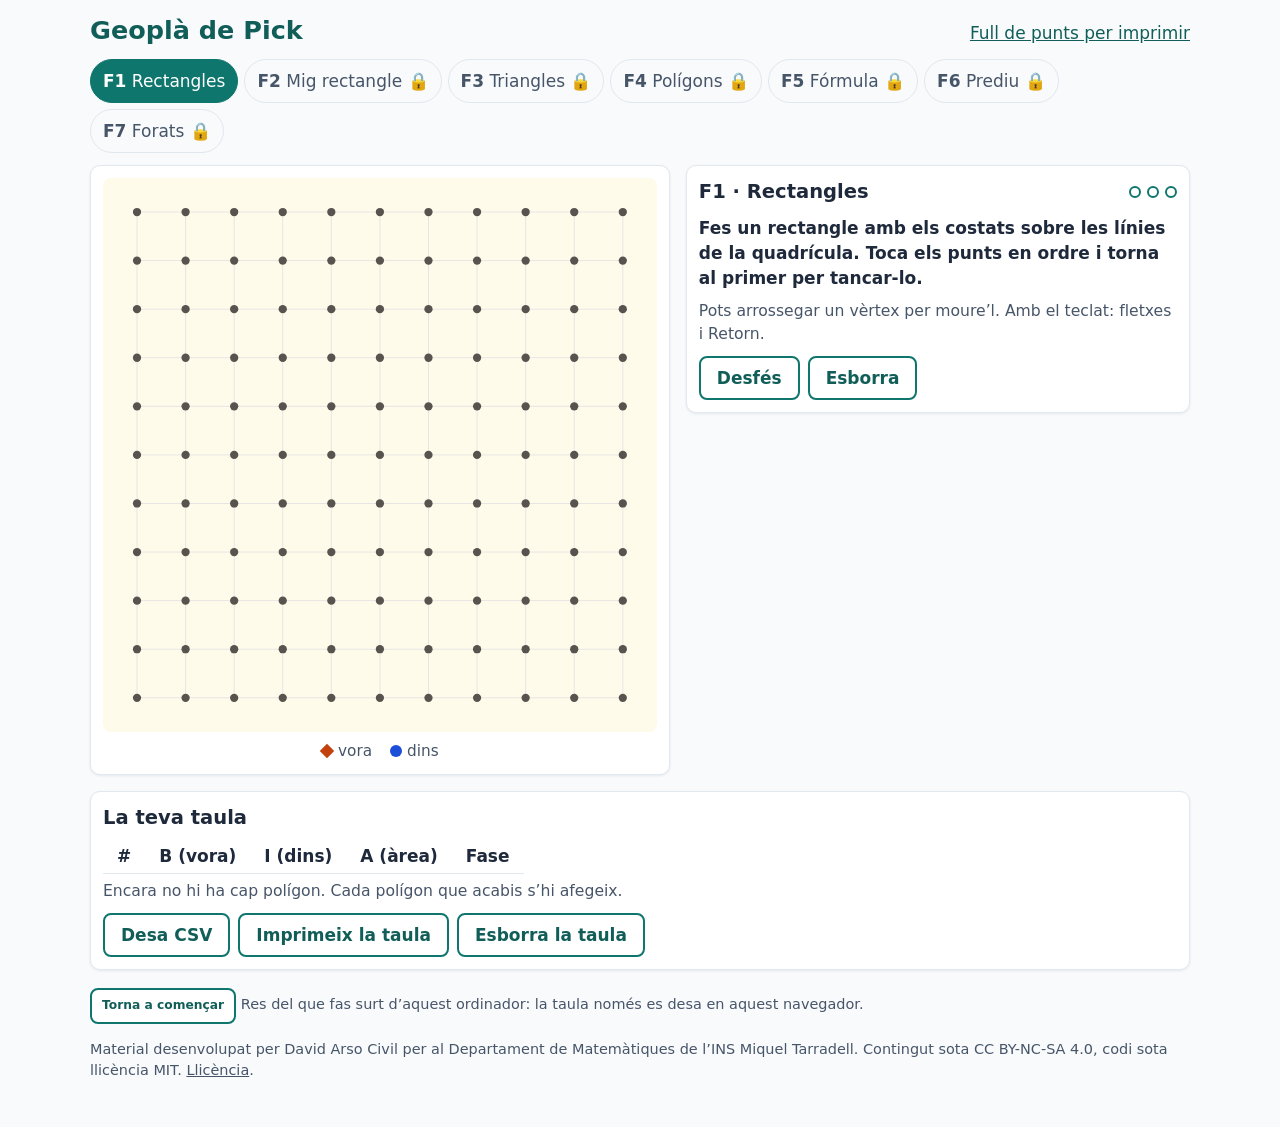
<file: index.html>
<!doctype html>
<html lang="ca">
<head>
    <meta charset="utf-8">
    <meta name="viewport" content="width=device-width, initial-scale=1">
    <title>Geoplà de Pick · Step Quiz</title>
    <meta name="description" content="Descobreix el teorema de Pick comptant punts en un geoplà.">
    <link rel="icon" href="favicon.svg" type="image/svg+xml">
    <link rel="stylesheet" href="css/tokens.css?v=f1cb4d9f">
    <link rel="stylesheet" href="css/geopla.css?v=6e69c8b5">
</head>
<body>
    <header class="capcalera">
        <h1>Geoplà de Pick</h1>
        <a href="imprimir.html">Full de punts per imprimir</a>
    </header>

    <nav id="fases" class="fases" aria-label="Fases"></nav>

    <main class="principal">
        <section class="zona-tauler" aria-label="Geoplà">
            <svg id="tauler" class="tauler" xmlns="http://www.w3.org/2000/svg"></svg>
            <div id="anunci" class="sr" aria-live="polite"></div>
            <div class="llegenda" aria-hidden="true">
                <span><span class="icona-vora"></span> vora</span>
                <span><span class="icona-dins"></span> dins</span>
            </div>
        </section>

        <section class="zona-panell" aria-labelledby="titol-fase">
            <div class="cap-fase">
                <h2 id="titol-fase">F1</h2>
                <div id="progres" class="progres" role="img"></div>
            </div>
            <p id="instruccio" class="instruccio"></p>
            <div id="panell"></div>
            <div id="feedback" class="feedback" aria-live="polite"></div>
            <div id="accions" class="accions"></div>
        </section>
    </main>

    <section class="zona-taula" aria-labelledby="titol-taula">
        <h2 id="titol-taula">La teva taula</h2>
        <div class="taula-wrap">
            <table class="taula">
                <thead>
                    <tr>
                        <th scope="col">#</th>
                        <th scope="col">B (vora)</th>
                        <th scope="col">I (dins)</th>
                        <th scope="col">A (àrea)</th>
                        <th scope="col" id="col-h" hidden>H (forats)</th>
                        <th scope="col">Fase</th>
                    </tr>
                </thead>
                <tbody id="taula-cos"></tbody>
            </table>
        </div>
        <p id="taula-buida" class="nota">Encara no hi ha cap polígon. Cada polígon que acabis s’hi afegeix.</p>
        <div id="accions-taula" class="accions">
            <button type="button" class="btn" id="btn-csv">Desa CSV</button>
            <button type="button" class="btn" id="btn-imprimeix">Imprimeix la taula</button>
            <button type="button" class="btn" id="btn-esborra-taula">Esborra la taula</button>
        </div>
    </section>

    <footer class="peu">
        <p>
            <button type="button" class="btn btn-petit" id="btn-reinicia">Torna a començar</button>
            Res del que fas surt d’aquest ordinador: la taula només es desa en aquest navegador.
        </p>
        <p>
            Material desenvolupat per David Arso Civil per al Departament de Matemàtiques de l’INS Miquel Tarradell.
            Contingut sota CC BY-NC-SA 4.0, codi sota llicència MIT. <a href="LLICENCIA.md">Llicència</a>.
        </p>
    </footer>

    <script src="js/motor/atzar.js?v=b052413c"></script>
    <script src="js/motor/geometria.js?v=e02d6baa"></script>
    <script src="js/motor/formula.js?v=dff0f6a1"></script>
    <script src="js/motor/fases.js?v=9056b8b9"></script>
    <script src="js/ui/textos.js?v=4dbffca9"></script>
    <script src="js/ui/tauler.js?v=5acb77fe"></script>
    <script src="js/ui/app.js?v=3f417590"></script>
</body>
</html>
</file>
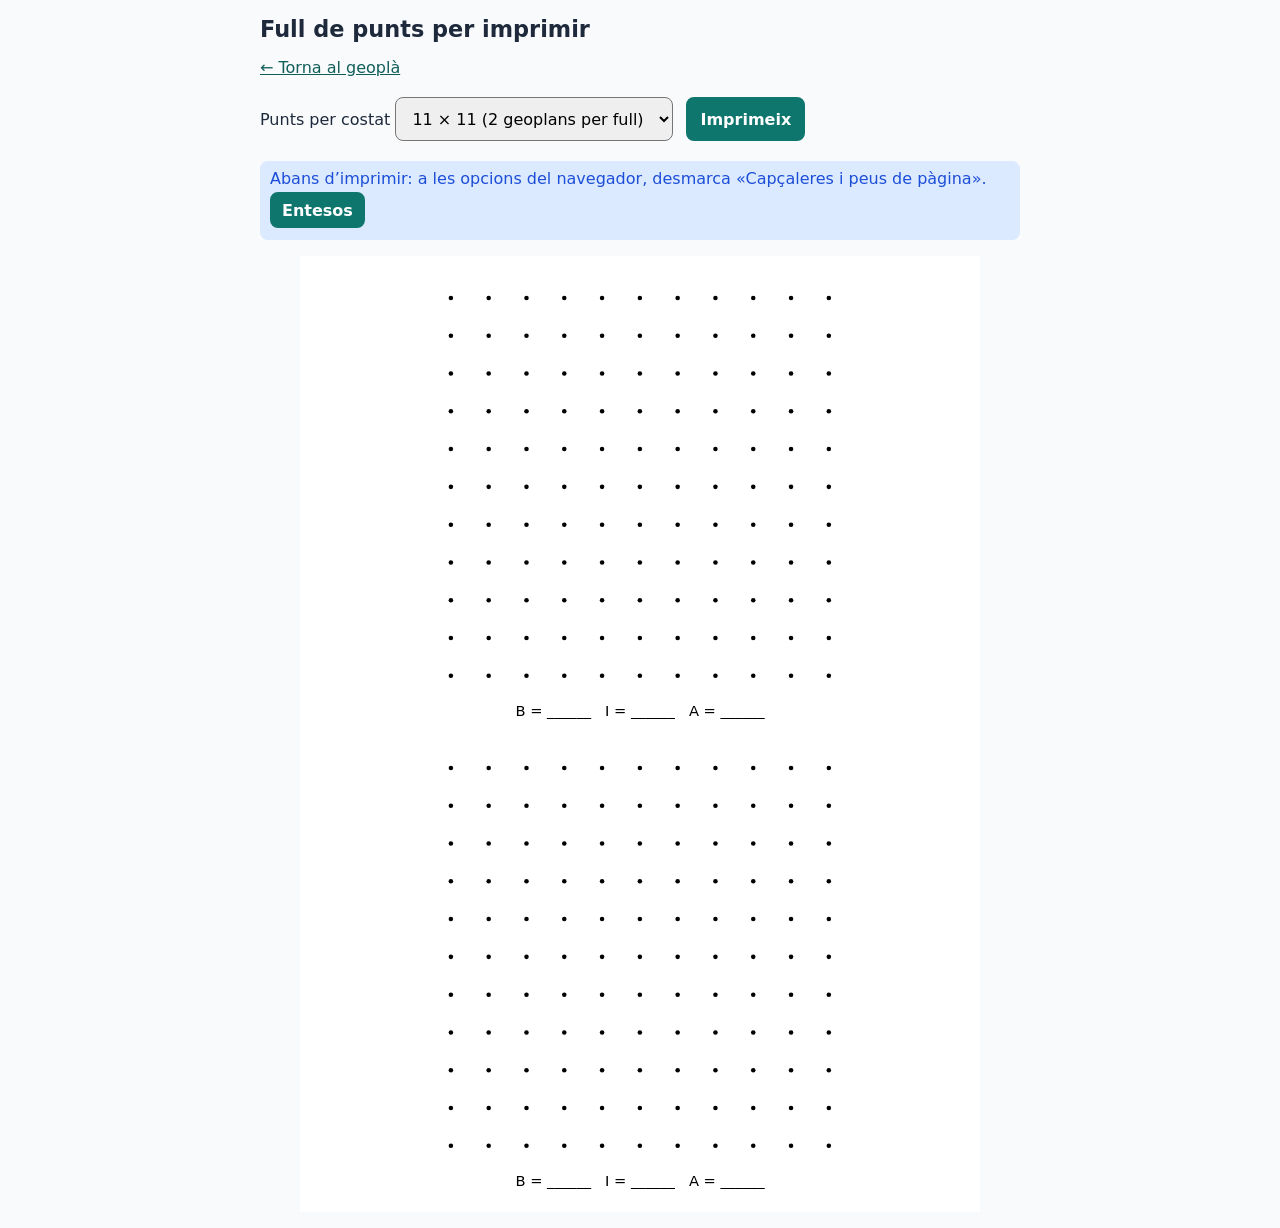
<file: imprimir.html>
<!doctype html>
<html lang="ca">
<head>
    <meta charset="utf-8">
    <meta name="viewport" content="width=device-width, initial-scale=1">
    <title>Full de punts · Geoplà de Pick</title>
    <link rel="icon" href="favicon.svg" type="image/svg+xml">
    <link rel="stylesheet" href="css/tokens.css?v=f1cb4d9f">
    <link rel="stylesheet" href="css/imprimir.css?v=9e24bd04">
</head>
<body>
    <header class="controls">
        <h1>Full de punts per imprimir</h1>
        <p>
            <a href="index.html">← Torna al geoplà</a>
        </p>
        <label for="mida">Punts per costat</label>
        <select id="mida">
            <option value="6">6 × 6 (6 geoplans per full)</option>
            <option value="8">8 × 8 (4 geoplans per full)</option>
            <option value="11" selected>11 × 11 (2 geoplans per full)</option>
        </select>
        <button type="button" id="btn-imprimeix" class="btn">Imprimeix</button>
        <p id="avis" class="avis" hidden>
            Abans d’imprimir: a les opcions del navegador, desmarca «Capçaleres i peus de pàgina».
            <button type="button" id="btn-entesos" class="btn btn-petit">Entesos</button>
        </p>
    </header>
    <main id="full" class="full"></main>
    <script src="js/ui/full-punts.js?v=c67c1ed7"></script>
</body>
</html>
</file>
<file: css/tokens.css>
/*
============================================================================
PROJECTE: geopla (Step Quiz, vanilla JS)
FITXER: css/tokens.css
ROL: Colors i mides comuns, en mode clar i fosc. La resta dels estils només
     fan servir aquestes variables. Contrast del text ≥ 4,5:1.
DEPENDÈNCIES: cap. Es carrega abans de css/geopla.css.
============================================================================
*/
:root {
    --text: #1e293b;
    --text-suau: #475569;
    --fons: #f8fafc;
    --panell: #ffffff;
    --vora-panell: #e2e8f0;
    --primari: #0f766e;
    --primari-fosc: #115e59;
    --primari-clar: #ccfbf1;
    --be: #047857;
    --be-fons: #d1fae5;
    --error: #b91c1c;
    --error-fons: #fee2e2;
    --info: #1d4ed8;
    --info-fons: #dbeafe;

    /* Tauler */
    --t-fons: #fffbeb;
    --t-linia: #e7e5e4;
    --t-punt: #57534e;
    --t-goma: #c2410c;
    --t-goma-fons: rgba(251, 146, 60, 0.18);
    --t-forat: #7c3aed;
    --t-forat-fons: #f5f3ff;
    --t-contra: #be123c;
    --t-vora: #c2410c;
    --t-dins: #1d4ed8;
    --t-peca-a: rgba(14, 165, 233, 0.22);
    --t-peca-b: rgba(234, 179, 8, 0.28);
    --t-peca-c: rgba(168, 85, 247, 0.22);
    --t-peca-d: rgba(34, 197, 94, 0.25);
    --t-ajuda: #0f766e;

    --radi: 10px;
    --ombra: 0 1px 3px rgba(15, 23, 42, 0.08);
    --lletra: system-ui, -apple-system, 'Segoe UI', Roboto, Ubuntu, 'Helvetica Neue', Arial, sans-serif;
}

@media (prefers-color-scheme: dark) {
    :root {
        --text: #e2e8f0;
        --text-suau: #94a3b8;
        --fons: #0f172a;
        --panell: #1e293b;
        --vora-panell: #334155;
        --primari: #2dd4bf;
        --primari-fosc: #5eead4;
        --primari-clar: #134e4a;
        --be: #6ee7b7;
        --be-fons: #064e3b;
        --error: #fca5a5;
        --error-fons: #450a0a;
        --info: #93c5fd;
        --info-fons: #1e3a8a;

        --t-fons: #1c1917;
        --t-linia: #292524;
        --t-punt: #d6d3d1;
        --t-goma: #fb923c;
        --t-goma-fons: rgba(251, 146, 60, 0.16);
        --t-forat: #c4b5fd;
        --t-forat-fons: #1e1b4b;
        --t-contra: #fb7185;
        --t-vora: #fb923c;
        --t-dins: #60a5fa;
        --t-ajuda: #5eead4;
        --ombra: none;
    }
}
</file>
<file: css/geopla.css>
/*
============================================================================
PROJECTE: geopla (Step Quiz, vanilla JS)
FITXER: css/geopla.css
ROL: Estils del Geoplà de Pick (index.html): capçalera, fases, tauler,
     panell, taula, perfil PI i impressió (sempre negre sobre blanc).
DEPENDÈNCIES: css/tokens.css (es carrega abans).
============================================================================
*/
* {
    box-sizing: border-box;
}
html {
    -webkit-text-size-adjust: 100%;
}
body {
    margin: 0;
    padding: 12px 16px 32px;
    font-family: var(--lletra);
    font-size: 17px;
    line-height: 1.45;
    color: var(--text);
    background: var(--fons);
}
button,
input {
    font: inherit;
}
.sr {
    position: absolute;
    width: 1px;
    height: 1px;
    overflow: hidden;
    clip: rect(0 0 0 0);
    white-space: nowrap;
}

/* ── Capçalera ─────────────────────────────────────────────────────────── */
.capcalera {
    max-width: 1100px;
    margin: 0 auto 10px;
    display: flex;
    flex-wrap: wrap;
    align-items: baseline;
    justify-content: space-between;
    gap: 4px 16px;
}
.capcalera h1 {
    margin: 0;
    font-size: 1.5em;
    color: var(--primari-fosc);
}
.capcalera a {
    color: var(--primari-fosc);
}

/* ── Fases ─────────────────────────────────────────────────────────────── */
.fases {
    max-width: 1100px;
    margin: 0 auto 12px;
    display: flex;
    flex-wrap: wrap;
    gap: 6px;
}
.fase {
    min-height: 44px;
    padding: 6px 12px;
    border: 1px solid var(--vora-panell);
    border-radius: 999px;
    background: var(--panell);
    color: var(--text);
    cursor: pointer;
}
.fase .fase-id {
    font-weight: 700;
}
.fase.actual {
    background: var(--primari);
    border-color: var(--primari);
    color: var(--panell);
}
@media (max-width: 560px) {
    .fase {
        padding: 6px 10px;
    }
    .fase .fase-nom {
        display: none; /* al mòbil, només F1, F2… (el nom és a l'aria-label i al títol del panell) */
    }
}
.fase:disabled {
    cursor: not-allowed;
    color: var(--text-suau);
    background: transparent;
}
.fase:focus-visible,
.btn:focus-visible,
input:focus-visible {
    outline: 3px solid var(--info);
    outline-offset: 2px;
}

/* ── Disposició ────────────────────────────────────────────────────────── */
.principal {
    max-width: 1100px;
    margin: 0 auto;
    display: grid;
    grid-template-columns: minmax(0, 1.15fr) minmax(0, 1fr);
    gap: 16px;
    align-items: start;
}
@media (max-width: 760px) {
    .principal {
        grid-template-columns: 1fr;
    }
}
.zona-tauler,
.zona-panell,
.zona-taula {
    background: var(--panell);
    border: 1px solid var(--vora-panell);
    border-radius: var(--radi);
    box-shadow: var(--ombra);
    padding: 12px;
}

/* ── Tauler ────────────────────────────────────────────────────────────── */
.tauler {
    display: block;
    width: 100%;
    max-width: 560px;
    aspect-ratio: 1;
    margin: 0 auto;
    background: var(--t-fons);
    border-radius: 8px;
    touch-action: none; /* només aquí: la resta de la pàgina es pot desplaçar */
    user-select: none;
    -webkit-user-select: none;
    cursor: pointer;
}
.tauler:focus-visible {
    outline: 3px solid var(--info);
    outline-offset: 3px;
}
.t-linia {
    stroke: var(--t-linia);
    stroke-width: 0.02;
}
.t-punt {
    fill: var(--t-punt);
}
.t-pol {
    stroke-width: 0.09;
    stroke-linejoin: round;
    stroke-linecap: round;
}
.t-pol-vora {
    stroke: var(--t-goma);
    fill: none;
}
.t-pol-vora.t-tancat {
    fill: var(--t-goma-fons);
}
.t-pol-forat {
    stroke: var(--t-forat);
    fill: var(--t-forat-fons);
}
.t-pol-forat.t-obert {
    fill: none;
}
.t-pol-contra {
    stroke: var(--t-contra);
    fill: none;
    stroke-dasharray: 0.25 0.12;
}
.t-vertex {
    fill: var(--t-goma);
}
.t-vertex-forat {
    fill: var(--t-forat);
}
.t-primer {
    fill: none;
    stroke: var(--t-goma);
    stroke-width: 0.05;
    stroke-dasharray: 0.12 0.08;
}
.t-marca-vora {
    fill: var(--t-vora);
}
.t-marca-dins {
    fill: var(--t-dins);
}
.t-error {
    fill: none;
    stroke: var(--t-contra);
    stroke-width: 0.07;
}
.t-cursor {
    fill: none;
    stroke: var(--info);
    stroke-width: 0.07;
    stroke-dasharray: 0.14 0.08;
}
.t-quadret {
    fill: var(--primari-clar);
    stroke: var(--t-ajuda);
    stroke-width: 0.025;
}
.t-contorn {
    fill: none;
    stroke: var(--t-ajuda);
    stroke-width: 0.05;
    stroke-dasharray: 0.18 0.1;
}
.t-diagonal {
    stroke: var(--t-ajuda);
    stroke-width: 0.05;
    stroke-dasharray: 0.18 0.1;
}
.t-peca {
    stroke: var(--t-ajuda);
    stroke-width: 0.03;
}
.t-peca-a {
    fill: var(--t-peca-a);
}
.t-peca-b {
    fill: var(--t-peca-b);
}
.t-peca-c {
    fill: var(--t-peca-c);
}
.t-peca-d {
    fill: var(--t-peca-d);
}
.t-peca-tri {
    fill: none;
    stroke: none;
}
.t-peca-fora {
    fill: var(--t-peca-b);
}
.t-etiqueta {
    font-size: 0.42px;
    font-weight: 700;
    fill: var(--text);
    paint-order: stroke;
    stroke: var(--t-fons);
    stroke-width: 0.12px;
}
.llegenda {
    display: flex;
    justify-content: center;
    gap: 18px;
    margin-top: 8px;
    color: var(--text-suau);
    font-size: 0.9em;
}
.icona-vora,
.icona-dins {
    display: inline-block;
    width: 12px;
    height: 12px;
    vertical-align: -1px;
}
.icona-vora {
    background: var(--t-vora);
    transform: rotate(45deg) scale(0.85);
}
.icona-dins {
    background: var(--t-dins);
    border-radius: 50%;
}

/* ── Panell ────────────────────────────────────────────────────────────── */
.cap-fase {
    display: flex;
    align-items: center;
    justify-content: space-between;
    gap: 10px;
}
.cap-fase h2 {
    margin: 0;
    font-size: 1.15em;
}
.progres {
    display: flex;
    gap: 6px;
}
.progres .punt {
    width: 12px;
    height: 12px;
    border-radius: 50%;
    border: 2px solid var(--primari);
}
.progres .punt.fet {
    background: var(--primari);
}
.instruccio {
    font-weight: 600;
    margin: 10px 0;
}
.nota {
    color: var(--text-suau);
    font-size: 0.92em;
    margin: 6px 0;
}
.camps {
    display: flex;
    flex-direction: column;
    gap: 8px;
    margin: 8px 0;
}
.camp {
    display: flex;
    align-items: center;
    gap: 10px;
    flex-wrap: wrap;
}
.camp span {
    min-width: 8.5em;
}
.camp input,
.compte input {
    min-height: 44px;
    width: 6em;
    padding: 6px 10px;
    border: 2px solid var(--vora-panell);
    border-radius: 8px;
    background: var(--panell);
    color: var(--text);
    font-size: 1.1em;
}
.camp.formula input {
    width: 100%;
    max-width: 20em;
}
.fila-tri {
    display: flex;
    align-items: center;
    gap: 8px;
    flex-wrap: wrap;
}
.comptes {
    display: flex;
    flex-wrap: wrap;
    gap: 10px 22px;
    margin: 6px 0;
}
.compte {
    display: flex;
    align-items: center;
    gap: 8px;
}
.formula-recordatori,
.bellesa {
    font-size: 1.35em;
    font-weight: 700;
    text-align: center;
    color: var(--primari-fosc);
    margin: 8px 0;
}
.bellesa-text {
    border-left: 4px solid var(--primari);
    padding: 4px 10px;
    margin: 8px 0;
}
.obre {
    font-weight: 600;
}
.feedback .fb {
    margin: 8px 0;
    padding: 8px 10px;
    border-radius: 8px;
}
.fb-error {
    background: var(--error-fons);
    color: var(--error);
}
.fb-be {
    background: var(--be-fons);
    color: var(--be);
}
.fb-info {
    background: var(--info-fons);
    color: var(--info);
}
.fb-icona {
    font-weight: 700;
}
.accions {
    display: flex;
    flex-wrap: wrap;
    gap: 8px;
    margin-top: 10px;
}
.btn {
    min-height: 44px;
    padding: 8px 16px;
    border: 2px solid var(--primari);
    border-radius: 8px;
    background: var(--panell);
    color: var(--primari-fosc);
    font-weight: 600;
    cursor: pointer;
}
.btn-principal {
    background: var(--primari);
    color: var(--panell);
}
.btn-petit {
    min-height: 36px;
    padding: 4px 10px;
    font-size: 0.85em;
}
.reeve {
    margin: 10px auto 0;
    max-width: 360px;
    text-align: center;
}
.reeve svg {
    width: 200px;
}
.rv-caixa {
    stroke: var(--text-suau);
    stroke-opacity: 0.45;
    stroke-width: 1.2;
}
.rv-cara {
    fill: var(--t-goma-fons);
}
.reeve figcaption {
    text-align: left;
    font-size: 0.95em;
}
.rv-aresta {
    stroke: var(--t-goma);
    stroke-width: 1.6;
}
.rv-amagada {
    stroke: var(--t-goma);
    stroke-width: 1.2;
    stroke-dasharray: 4 3;
}
.rv-punt {
    fill: var(--t-punt);
}
.rv-vertex {
    fill: var(--t-goma);
}

/* ── Taula ─────────────────────────────────────────────────────────────── */
.zona-taula {
    max-width: 1100px;
    margin: 16px auto 0;
}
.zona-taula h2 {
    margin: 0 0 8px;
    font-size: 1.15em;
}
.taula-wrap {
    overflow-x: auto;
}
table.taula {
    border-collapse: collapse;
    min-width: 320px;
}
.taula th,
.taula td {
    border-bottom: 1px solid var(--vora-panell);
    padding: 4px 14px;
    text-align: center;
    font-variant-numeric: tabular-nums;
}
.taula th {
    font-weight: 700;
}
.taula tr.nova td {
    background: var(--primari-clar);
}
.taula .fase-col {
    color: var(--text-suau);
}
.peu {
    max-width: 1100px;
    margin: 18px auto 0;
    color: var(--text-suau);
    font-size: 0.85em;
}
.peu a {
    color: inherit;
}

/* ── Perfil PI: tauler 6 × 6, lletra gran ─────────────────────────────── */
body.perfil-pi {
    font-size: 20px;
}
body.perfil-pi .t-punt {
    r: 0.12;
}

@media (prefers-reduced-motion: no-preference) {
    .taula tr.nova td {
        transition: background 300ms;
    }
}

/* ── Impressió: la taula, en negre sobre blanc ────────────────────────── */
@page {
    size: A4;
    margin: 15mm;
}
@media print {
    body {
        background: #fff;
        color: #000;
        padding: 0;
        font-size: 12pt;
    }
    .fases,
    .zona-panell,
    .accions,
    .llegenda,
    .peu,
    .capcalera a,
    #accions-taula {
        display: none !important;
    }
    .principal {
        display: block;
    }
    .zona-tauler,
    .zona-taula {
        border: none;
        box-shadow: none;
        padding: 0;
        background: #fff;
    }
    .zona-tauler {
        display: none;
    }
    .capcalera h1,
    .zona-taula h2,
    .taula th,
    .taula td,
    .taula .fase-col {
        color: #000;
    }
    .taula th,
    .taula td {
        border-bottom: 1px solid #000;
        background: #fff !important;
    }
}
</file>
<file: css/imprimir.css>
/*
============================================================================
PROJECTE: geopla (Step Quiz, vanilla JS)
FITXER: css/imprimir.css
ROL: El full A4 de punts (imprimir.html). A la pantalla, els controls; en
     imprimir, només els geoplans, negre sobre blanc, 1 cm entre punts.
DEPENDÈNCIES: css/tokens.css
============================================================================
*/
* {
    box-sizing: border-box;
}
body {
    margin: 0;
    padding: 16px;
    font-family: var(--lletra);
    color: var(--text);
    background: var(--fons);
}
.controls {
    max-width: 760px;
    margin: 0 auto 16px;
}
.controls h1 {
    margin: 0 0 4px;
    font-size: 1.4em;
}
.controls a {
    color: var(--primari-fosc);
}
.controls select,
.btn {
    min-height: 44px;
    font: inherit;
    padding: 6px 12px;
    margin: 4px 8px 4px 0;
    border-radius: 8px;
}
.btn {
    border: 2px solid var(--primari);
    background: var(--primari);
    color: var(--panell);
    font-weight: 600;
    cursor: pointer;
}
.btn-petit {
    min-height: 36px;
    padding: 2px 10px;
}
.avis {
    background: var(--info-fons);
    color: var(--info);
    padding: 8px 10px;
    border-radius: 8px;
}
.full {
    display: flex;
    flex-wrap: wrap;
    justify-content: center;
    gap: 8mm 12mm;
    max-width: 180mm;
    margin: 0 auto;
    padding: 6mm;
    background: #fff;
    color: #000;
}
.geopla {
    margin: 0;
    text-align: center;
}
.geopla svg {
    display: block;
    fill: #000;
}
.geopla figcaption {
    margin-top: 2mm;
    font-size: 11pt;
}
@page {
    size: A4;
    margin: 15mm;
}
@media print {
    body {
        padding: 0;
        background: #fff;
    }
    .controls {
        display: none;
    }
    .full {
        padding: 0;
    }
}
</file>
